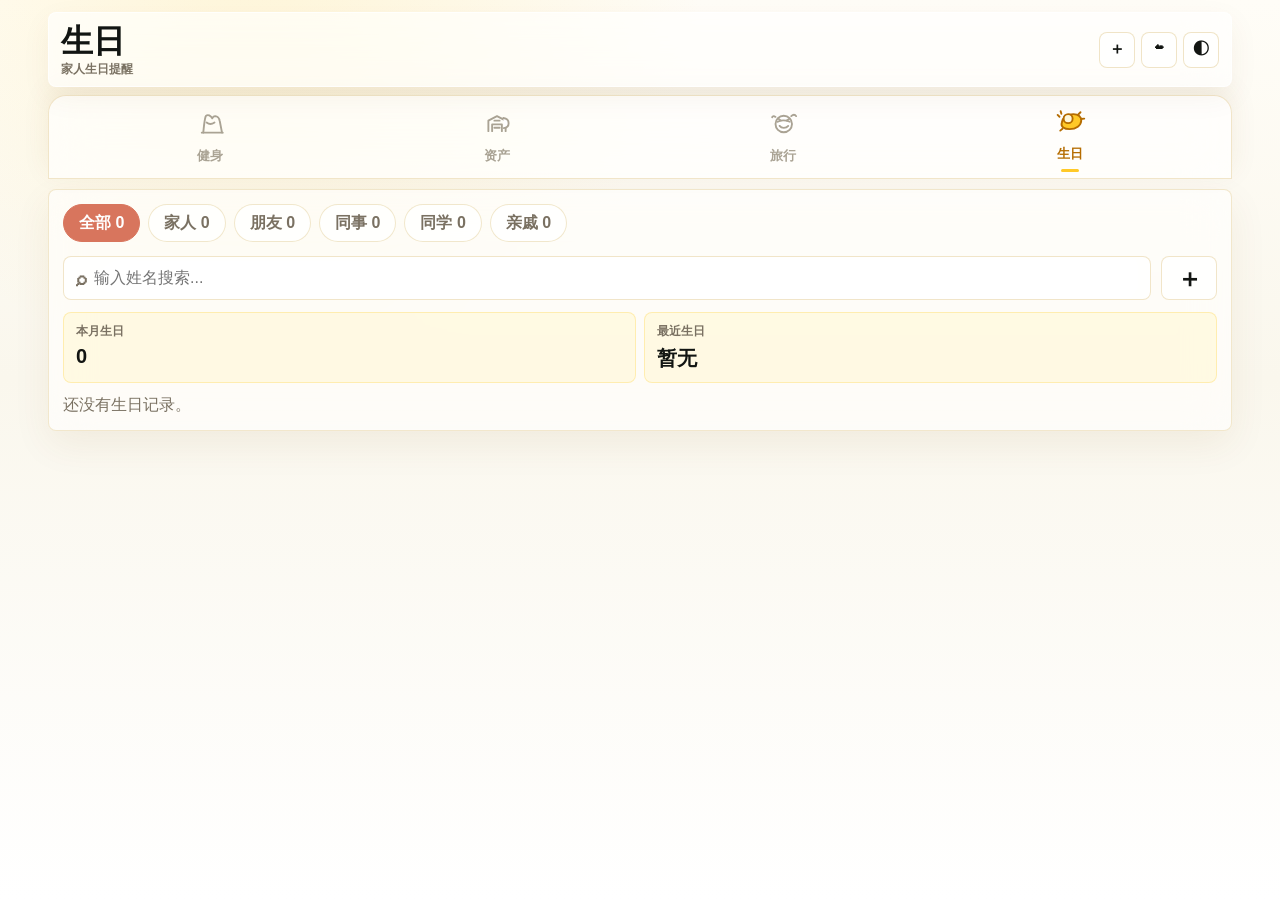
<file: index.html>
<!doctype html>
<html lang="zh-CN">
  <head>
    <meta charset="UTF-8" />
    <meta name="viewport" content="width=device-width, initial-scale=1.0" />
    <title>飞飞子的生活工作台</title>
    <link rel="icon" type="image/png" href="./public/favicon.png" />
    <link rel="manifest" href="./public/manifest.webmanifest" />
    <link rel="apple-touch-icon" href="./public/app-icon-512.png" />
    <meta name="apple-mobile-web-app-capable" content="yes" />
    <meta name="apple-mobile-web-app-title" content="生活工作台" />
    <meta name="apple-mobile-web-app-status-bar-style" content="default" />
    <meta name="theme-color" content="#ffc928" />
    <link rel="stylesheet" href="./styles.css" />
  </head>
  <body>
    <div class="app-shell">
      <header class="app-header">
        <div>
          <h1 id="appHeaderTitle">生日</h1>
          <p class="header-copy" id="appHeaderCopy">家人生日提醒</p>
        </div>
        <div class="header-actions">
          <button class="icon-button" id="installBtn" type="button" title="安装到桌面" aria-label="安装到桌面" hidden>＋</button>
          <button class="icon-button" id="cloudBtn" type="button" title="云端同步" aria-label="云端同步">☁</button>
          <button class="icon-button" id="privacyBtn" type="button" title="隐藏金额" aria-label="隐藏金额">◐</button>
        </div>
      </header>

      <nav class="module-tabs" aria-label="工作台模块">
        <button class="module-tab" type="button" data-view="fitness" aria-selected="false">
          <svg class="tab-icon" viewBox="0 0 80 64" aria-hidden="true">
            <path class="tab-stroke" d="M22 55c2-18 3-32 6-42 1-4 5-6 10-4 4 2 6 4 8 8 2-5 7-7 12-5 5 2 7 6 8 12l6 31" />
            <path class="tab-stroke" d="M18 55h56M31 28c6 5 14 5 21 0" />
          </svg>
          <span class="tab-label">健身</span>
        </button>
        <button class="module-tab" type="button" data-view="assets" aria-selected="false">
          <svg class="tab-icon" viewBox="0 0 80 64" aria-hidden="true">
            <path class="tab-stroke" d="M17 51V23l23-12 23 12v28" />
            <path class="tab-stroke" d="M27 51V33h26v18M33 23h14M33 42h14" />
            <path class="tab-fill-green" d="M57 16c9 1 14 6 14 14 0 7-5 12-13 13" />
          </svg>
          <span class="tab-label">资产</span>
        </button>
        <button class="module-tab" type="button" data-view="travel" aria-selected="false">
          <svg class="tab-icon" viewBox="0 0 80 64" aria-hidden="true">
            <circle class="tab-fill-yellow" cx="42" cy="32" r="22" />
            <path class="tab-stroke" d="M26 26c8-4 22-4 32 0M31 37c5 7 17 7 23 0" />
            <path class="tab-stroke" d="M20 13c-4-3-7-3-9 1M62 11c5-5 10-5 13 0M34 23l-6-5M50 23l7-5" />
          </svg>
          <span class="tab-label">旅行</span>
        </button>
        <button class="module-tab active" type="button" data-view="dashboard" aria-selected="true">
          <svg class="tab-icon" viewBox="0 0 80 64" aria-hidden="true">
            <path class="tab-fill-yellow" d="M18 34c3-15 14-23 31-23 13 0 22 7 21 18-1 12-13 22-31 22-15 0-24-6-21-17Z" />
            <circle class="tab-fill-blue" cx="35" cy="23" r="12" />
            <path class="tab-stroke" d="M12 18 7 13M17 10l-2-7M62 12l6-6M70 24l8-1M20 50l-6 5" />
          </svg>
          <span class="tab-label">生日</span>
        </button>
      </nav>

      <main>
        <section class="view active" id="dashboardView" data-view-panel="dashboard">
          <section class="birthday-workspace">
            <article class="birthday-home-panel">
              <div class="birthday-filter-row" id="birthdayFilters">
                <button class="birthday-filter active" type="button" data-birthday-filter="all">全部 <span id="birthdayTotalCount">0</span></button>
                <button class="birthday-filter" type="button" data-birthday-filter="家人">家人 <span data-birthday-count="家人">0</span></button>
                <button class="birthday-filter" type="button" data-birthday-filter="朋友">朋友 <span data-birthday-count="朋友">0</span></button>
                <button class="birthday-filter" type="button" data-birthday-filter="同事">同事 <span data-birthday-count="同事">0</span></button>
                <button class="birthday-filter" type="button" data-birthday-filter="同学">同学 <span data-birthday-count="同学">0</span></button>
                <button class="birthday-filter" type="button" data-birthday-filter="亲戚">亲戚 <span data-birthday-count="亲戚">0</span></button>
              </div>
              <div class="birthday-search-row">
                <label class="birthday-search">
                  <span>⌕</span>
                  <input id="birthdaySearch" type="search" placeholder="输入姓名搜索..." />
                </label>
                <button class="birthday-add-button" id="newBirthdayBtn" type="button" aria-label="新增生日">＋</button>
              </div>
              <div class="birthday-summary-strip">
                <div><span>本月生日</span><strong id="birthdayMonthCount">0</strong></div>
                <div><span>最近生日</span><strong id="birthdayNextName">暂无</strong></div>
              </div>
              <div class="birthday-list" id="birthdayList"></div>
            </article>

            <div class="birthday-modal is-collapsed" id="birthdayEditor" aria-hidden="true">
              <article class="panel birthday-editor" role="dialog" aria-modal="true" aria-labelledby="birthdayFormTitle">
                <div class="panel-title">
                  <div>
                    <p class="eyebrow">Birthday</p>
                    <h2 id="birthdayFormTitle">新增生日</h2>
                  </div>
                </div>
                <form id="birthdayForm" class="stack-form">
                  <input id="birthdayId" type="hidden" />
                  <div class="profile-field">
                    <span>*姓名</span>
                    <input id="birthdayName" type="text" placeholder="妈妈" required />
                  </div>
                  <div class="profile-field">
                    <span>*生日日期</span>
                    <input id="birthdayDate" type="date" required />
                  </div>
                  <div class="profile-field">
                    <span>*日期类型</span>
                    <div class="relation-picker">
                      <input id="birthdayCalendar" type="hidden" value="solar" />
                      <button class="relation-chip active" type="button" data-calendar-value="solar">阳历</button>
                      <button class="relation-chip" type="button" data-calendar-value="lunar">阴历</button>
                    </div>
                  </div>
                  <div class="profile-field align-start">
                    <span>*关系</span>
                    <div class="relation-picker">
                      <input id="birthdayRelation" type="hidden" value="家人" />
                      <button class="relation-chip active" type="button" data-relation-value="家人">家人</button>
                      <button class="relation-chip" type="button" data-relation-value="朋友">朋友</button>
                      <button class="relation-chip" type="button" data-relation-value="同事">同事</button>
                      <button class="relation-chip" type="button" data-relation-value="同学">同学</button>
                      <button class="relation-chip" type="button" data-relation-value="亲戚">亲戚</button>
                      <button class="relation-chip" type="button" data-relation-value="伴侣">伴侣</button>
                    </div>
                  </div>
                  <div class="profile-field">
                    <span>备注</span>
                    <input id="birthdayNote" type="text" placeholder="喜欢的礼物、美食、忌口等" />
                  </div>
                  <div class="button-row">
                    <button class="secondary-button" id="cancelBirthdayBtn" type="button">取消</button>
                    <button class="primary-button" type="submit">保存</button>
                  </div>
                </form>
              </article>
            </div>

            <div class="cloud-modal is-collapsed" id="cloudSyncPanel" aria-hidden="true">
              <article class="panel cloud-dialog" role="dialog" aria-modal="true" aria-labelledby="cloudSyncTitle">
                <div class="panel-title">
                  <div>
                    <p class="eyebrow">Cloud</p>
                    <h2 id="cloudSyncTitle">云端保存</h2>
                  </div>
                </div>
                <div class="stack-form">
                  <label>同步地址<input id="cloudSyncUrl" type="url" placeholder="Google 同步地址" /></label>
                  <div class="sync-actions">
                    <button class="primary-button" id="saveCloudUrlBtn" type="button">保存地址</button>
                    <button class="secondary-button" id="uploadCloudBtn" type="button">上传</button>
                    <button class="secondary-button" id="restoreCloudBtn" type="button">恢复</button>
                  </div>
                  <button class="secondary-button" id="closeCloudSyncBtn" type="button">关闭</button>
                  <div class="muted" id="cloudSyncStatus">未配置</div>
                </div>
              </article>
            </div>
          </section>
        </section>

        <section class="view" id="fitnessView" data-view-panel="fitness">
          <div class="section-head">
            <div>
              <h2>健身</h2>
            </div>
          </div>
          <section class="single-column">
            <section class="content-stack">
              <div class="metric-row">
                <article class="metric-card"><span>当月锻炼天数</span><strong id="fitMonthDays">0</strong></article>
                <article class="metric-card"><span>本周锻炼天数</span><strong id="fitWeekCount">0</strong></article>
                <article class="metric-card"><span>本月爱爱</span><strong id="fitLoveCount">0</strong></article>
              </div>
              <article class="panel fitness-panel">
                <div class="panel-title calendar-title-row">
                  <div>
                    <h3 id="fitnessMonthTitle">训练日历</h3>
                  </div>
                  <div class="calendar-actions">
                    <button class="icon-button small" id="prevFitnessMonth" type="button" aria-label="上个月">‹</button>
                    <button class="icon-button small" id="todayFitnessMonth" type="button" aria-label="回到今天">今</button>
                    <button class="icon-button small" id="nextFitnessMonth" type="button" aria-label="下个月">›</button>
                  </div>
                </div>
                <div class="selected-day-toolbar">
                  <strong id="selectedQuickTitle">今天</strong>
                  <div class="quick-actions">
                    <button class="quick-action" id="toggleWorkoutBtn" type="button">标记健身</button>
                    <button class="quick-action love" id="toggleLoveBtn" type="button">标记爱爱</button>
                  </div>
                </div>
                <div class="fitness-calendar" aria-label="训练日历">
                  <div class="calendar-weekdays">
                    <span>一</span>
                    <span>二</span>
                    <span>三</span>
                    <span>四</span>
                    <span>五</span>
                    <span>六</span>
                    <span>日</span>
                  </div>
                  <div class="calendar-grid" id="fitnessCalendar"></div>
                </div>
              </article>
              <article class="panel">
                <div class="panel-title">
                  <h3 id="selectedWorkoutTitle">当天状态</h3>
                  <button class="text-button" id="clearWorkoutsBtn" type="button">清空记录</button>
                </div>
                <div class="log-list" id="selectedWorkoutList"></div>
              </article>
            </section>
          </section>
        </section>

        <section class="view" id="assetsView" data-view-panel="assets">
          <div class="section-head">
            <div>
              <p class="eyebrow">Monthly money</p>
              <h2>资产：记录每月家庭收入、支出和余额</h2>
            </div>
          </div>
          <section class="asset-layout">
            <aside class="panel form-panel">
              <h3>本月家庭快照</h3>
              <form id="assetForm" class="stack-form">
                <label>月份<input id="assetMonth" type="month" required /></label>
                <div class="field-grid">
                  <label>家庭收入<input id="monthlyIncome" type="number" min="0" placeholder="0" /></label>
                  <label>总支出<input id="monthlyExpense" type="number" min="0" placeholder="0" /></label>
                </div>
                <div class="field-grid">
                  <label>家庭余额<input id="familyBalance" type="number" min="0" placeholder="0" /></label>
                  <label>公积金余额<input id="housingFund" type="number" min="0" placeholder="0" /></label>
                </div>
                <div class="field-grid">
                  <label>负债<input id="monthlyDebt" type="number" min="0" placeholder="0" /></label>
                  <label>理财<input id="investmentBalance" type="number" min="0" placeholder="0" /></label>
                </div>
                <button class="primary-button" type="submit">保存这个月</button>
              </form>
            </aside>
            <section class="content-stack">
              <div class="metric-row">
                <article class="metric-card"><span>本月结余</span><strong class="money-text" id="monthlySurplus">¥0</strong></article>
                <article class="metric-card"><span>家庭总余额</span><strong class="money-text" id="totalBalance">¥0</strong></article>
                <article class="metric-card"><span>净资产</span><strong class="money-text" id="netWorth">¥0</strong></article>
              </div>
              <article class="panel">
                <div class="panel-title">
                  <h3>月度记录</h3>
                  <select id="snapshotMonthFilter" aria-label="查看月份"></select>
                </div>
                <div class="snapshot-grid" id="snapshotGrid"></div>
              </article>
              <article class="panel">
                <div class="panel-title">
                  <h3>近几个月变化</h3>
                </div>
                <div class="asset-bars" id="monthlyTrend"></div>
              </article>
            </section>
          </section>
        </section>

        <section class="view" id="travelView" data-view-panel="travel">
          <div class="section-head">
            <div>
              <p class="eyebrow">Travel timeline</p>
              <h2>旅游：成本、攻略、照片和回忆</h2>
            </div>
            <button class="primary-button compact-button" id="newTripBtn" type="button">新建旅行</button>
          </div>
          <section class="two-column">
            <aside class="panel form-panel is-collapsed" id="tripEditor">
              <h3 id="tripFormTitle">记录一次旅行</h3>
              <form id="tripForm" class="stack-form">
                <input id="tripId" type="hidden" />
                <label>目的地<input id="destination" placeholder="京都、阿勒泰、巴黎" required /></label>
                <div class="field-grid">
                  <label>出发<input id="startDate" type="date" required /></label>
                  <label>回来<input id="endDate" type="date" required /></label>
                </div>
                <div class="field-grid">
                  <label>预算<input id="budget" type="number" min="0" /></label>
                  <label>实际花费<input id="cost" type="number" min="0" required /></label>
                </div>
                <label>成员<input id="companions" placeholder="妈妈、朋友们、自己" /></label>
                <label>攻略<textarea id="guide" rows="3" placeholder="路线、酒店、交通、餐厅、避坑点"></textarea></label>
                <label>回忆<textarea id="memory" rows="3" placeholder="这一趟最想记住的瞬间"></textarea></label>
                <label class="photo-drop">
                  <input id="photos" type="file" accept="image/*" multiple hidden />
                  <span>添加照片</span>
                  <small>照片会保存在本机浏览器数据里</small>
                </label>
                <div id="photoPreview" class="photo-grid"></div>
                <div class="button-row">
                  <button class="primary-button" type="submit">保存旅行</button>
                  <button class="secondary-button" id="resetTripBtn" type="button">清空</button>
                  <button class="secondary-button" id="closeTripBtn" type="button">收起</button>
                </div>
              </form>
            </aside>
            <section class="content-stack">
              <div class="metric-row">
                <article class="metric-card"><span>年度旅行次数</span><strong id="travelYearCount">0</strong></article>
                <article class="metric-card"><span>年度旅行费用</span><strong class="money-text" id="travelYearTotal">¥0</strong></article>
                <article class="metric-card"><span>全部旅行次数</span><strong id="travelCount">0</strong></article>
              </div>
              <article class="panel">
                <div class="panel-title">
                  <h3>年度旅行成本</h3>
                  <select id="travelYearFilter" aria-label="筛选旅行年份"><option value="all">全部年份</option></select>
                </div>
                <div id="travelYearChart" class="asset-bars"></div>
              </article>
              <article class="panel">
                <div class="panel-title">
                  <h3>旅行时间线</h3>
                  <input class="inline-search" id="travelSearch" type="search" placeholder="搜索目的地、攻略、回忆" />
                </div>
                <div class="timeline" id="timeline"></div>
              </article>
            </section>
          </section>
        </section>
      </main>
    </div>

    <div class="toast" id="toast" role="status" aria-live="polite"></div>
    <script src="./app.js" type="module"></script>
  </body>
</html>
</file>
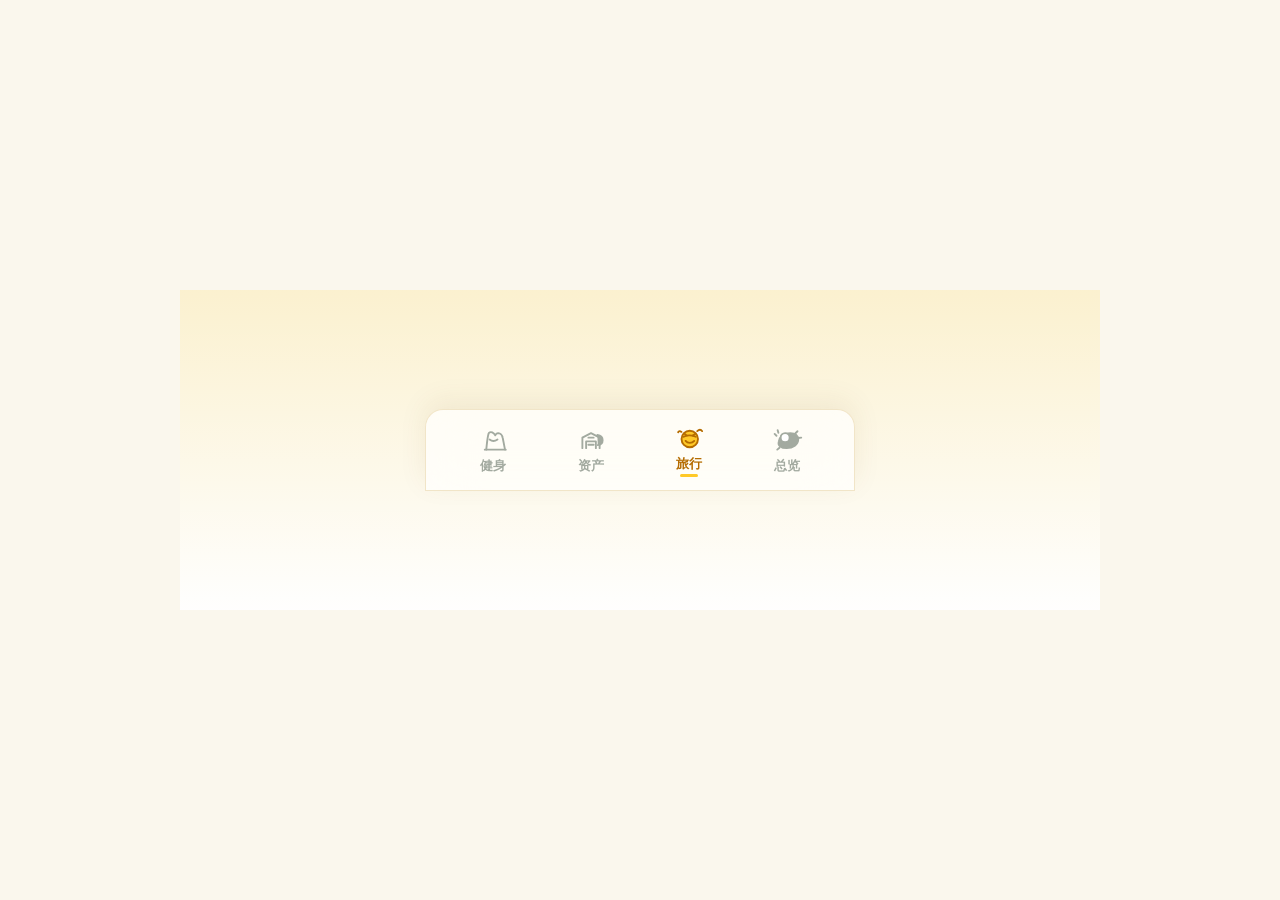
<file: bottom-nav-preview.html>
<!doctype html>
<html lang="zh-CN">
  <head>
    <meta charset="UTF-8" />
    <meta name="viewport" content="width=device-width, initial-scale=1.0" />
    <title>底部导航预览</title>
    <style>
      * {
        box-sizing: border-box;
      }

      body {
        align-items: center;
        background: #faf7ed;
        color: #171c17;
        display: flex;
        font-family: -apple-system, BlinkMacSystemFont, "PingFang SC", "Microsoft YaHei", sans-serif;
        justify-content: center;
        margin: 0;
        min-height: 100vh;
      }

      .preview {
        align-items: center;
        background:
          linear-gradient(180deg, rgba(255, 216, 88, 0.2), rgba(255, 255, 255, 0.92)),
          #faf7ed;
        display: flex;
        height: 320px;
        justify-content: center;
        padding: 28px;
        width: min(920px, 100vw);
      }

      .bottom-nav {
        align-items: center;
        background: rgba(255, 255, 255, 0.72);
        backdrop-filter: blur(24px) saturate(1.35);
        border: 1px solid rgba(238, 224, 190, 0.82);
        border-radius: 18px 18px 0 0;
        box-shadow: 0 -8px 28px rgba(113, 76, 0, 0.08);
        display: grid;
        grid-template-columns: repeat(4, 1fr);
        min-height: 82px;
        padding: 9px 18px 11px;
        width: min(430px, 100%);
      }

      .nav-item {
        align-items: center;
        color: #a3aaa0;
        display: grid;
        font-size: 13px;
        font-weight: 900;
        gap: 4px;
        justify-items: center;
        line-height: 1;
        position: relative;
        transition: color 0.18s ease, transform 0.18s ease;
      }

      .nav-item.active {
        color: #b56c00;
        transform: translateY(-2px);
      }

      .nav-item.active::after {
        background: #ffc928;
        border: 0;
        border-radius: 999px;
        bottom: -7px;
        content: "";
        height: 3px;
        position: absolute;
        width: 18px;
      }

      .nav-item svg {
        height: 28px;
        overflow: visible;
        width: 30px;
      }

      .stroke {
        fill: none;
        stroke: currentColor;
        stroke-linecap: round;
        stroke-linejoin: round;
        stroke-width: 5;
      }

      .fill-yellow {
        fill: currentColor;
        stroke: currentColor;
        stroke-linecap: round;
        stroke-linejoin: round;
        stroke-width: 5;
      }

      .fill-blue {
        fill: #ffffff;
        stroke: currentColor;
        stroke-linecap: round;
        stroke-linejoin: round;
        stroke-width: 5;
      }

      .fill-green {
        fill: currentColor;
        stroke: currentColor;
        stroke-linecap: round;
        stroke-linejoin: round;
        stroke-width: 5;
      }

      .muted {
        color: #a3aaa0;
      }

      .active .fill-yellow {
        fill: #ffc928;
        stroke: #b56c00;
      }

      .active .fill-blue {
        fill: #fff8db;
        stroke: #b56c00;
      }

      .active .fill-green {
        fill: #ffc928;
        stroke: #b56c00;
      }

      @media (max-width: 520px) {
        .preview {
          height: 220px;
          padding: 18px;
        }

        .bottom-nav {
          min-height: 78px;
          padding: 9px 14px 11px;
        }

        .nav-item {
          font-size: 12px;
          gap: 5px;
        }

        .nav-item.active::after {
          bottom: -6px;
          height: 3px;
          width: 16px;
        }

        .nav-item svg {
          height: 27px;
          width: 30px;
        }
      }
    </style>
  </head>
  <body>
    <main class="preview">
      <nav class="bottom-nav" aria-label="底部导航预览">
        <div class="nav-item muted">
          <svg viewBox="0 0 80 64" aria-hidden="true">
            <path class="stroke" d="M22 55c2-18 3-32 6-42 1-4 5-6 10-4 4 2 6 4 8 8 2-5 7-7 12-5 5 2 7 6 8 12l6 31" />
            <path class="stroke" d="M18 55h56M31 28c6 5 14 5 21 0" />
          </svg>
          <span>健身</span>
        </div>
        <div class="nav-item muted">
          <svg viewBox="0 0 80 64" aria-hidden="true">
            <path class="stroke" d="M17 51V23l23-12 23 12v28" />
            <path class="stroke" d="M27 51V33h26v18M33 23h14M33 42h14" />
            <path class="fill-green" d="M57 16c9 1 14 6 14 14 0 7-5 12-13 13" />
          </svg>
          <span>资产</span>
        </div>
        <div class="nav-item active">
          <svg viewBox="0 0 80 64" aria-hidden="true">
            <circle class="fill-yellow" cx="42" cy="32" r="22" />
            <path class="stroke" d="M26 26c8-4 22-4 32 0M31 37c5 7 17 7 23 0" />
            <path class="stroke" d="M20 13c-4-3-7-3-9 1M62 11c5-5 10-5 13 0M34 23l-6-5M50 23l7-5" />
          </svg>
          <span>旅行</span>
        </div>
        <div class="nav-item muted">
          <svg viewBox="0 0 80 64" aria-hidden="true">
            <path class="fill-yellow" d="M18 34c3-15 14-23 31-23 13 0 22 7 21 18-1 12-13 22-31 22-15 0-24-6-21-17Z" />
            <circle class="fill-blue" cx="35" cy="23" r="12" />
            <path class="stroke" d="M12 18 7 13M17 10l-2-7M62 12l6-6M70 24l8-1M20 50l-6 5" />
          </svg>
          <span>总览</span>
        </div>
      </nav>
    </main>
  </body>
</html>
</file>
<file: styles.css>
:root {
  --bg: #faf7ed;
  --paper: #ffffff;
  --paper-2: rgba(255, 255, 255, 0.66);
  --ink: #121512;
  --muted: #7a7162;
  --line: rgba(238, 224, 190, 0.82);
  --green: #ffc928;
  --green-deep: #b56c00;
  --green-2: rgba(255, 242, 189, 0.72);
  --mint: rgba(255, 234, 160, 0.62);
  --blue: #f2a900;
  --blue-2: #fff4cf;
  --gold: #f2b400;
  --gold-2: #fff4c2;
  --red: #df6d61;
  --red-2: #fff0ed;
  --shadow: 0 14px 38px rgba(113, 76, 0, 0.07);
  font-family: -apple-system, BlinkMacSystemFont, "Segoe UI", "PingFang SC", "Hiragino Sans GB", "Microsoft YaHei", sans-serif;
}

* {
  box-sizing: border-box;
}

body {
  background:
    radial-gradient(circle at 20% -8%, rgba(255, 216, 88, 0.2), transparent 32%),
    linear-gradient(180deg, #fffdf7 0%, var(--bg) 42%, #ffffff 100%);
  color: var(--ink);
  margin: 0;
}

button,
input,
textarea,
select {
  font: inherit;
}

button {
  cursor: pointer;
}

.app-shell {
  margin: 0 auto;
  max-width: 1480px;
  min-height: 100vh;
  padding: 12px clamp(14px, 4vw, 48px) 56px;
}

.app-header {
  align-items: center;
  background: rgba(255, 255, 255, 0.66);
  backdrop-filter: blur(22px) saturate(1.35);
  border: 1px solid rgba(255, 255, 255, 0.72);
  border-radius: 8px;
  box-shadow: 0 10px 30px rgba(113, 76, 0, 0.06);
  display: flex;
  gap: 12px;
  justify-content: space-between;
  margin-bottom: 8px;
  overflow: hidden;
  padding: 10px 12px;
  position: sticky;
  top: 8px;
  z-index: 12;
}

.eyebrow {
  color: var(--green-deep);
  font-size: 12px;
  font-weight: 900;
  letter-spacing: 0;
  margin: 0 0 7px;
  text-transform: uppercase;
}

h1,
h2,
h3,
p {
  margin-top: 0;
}

h1 {
  font-size: clamp(22px, 3vw, 32px);
  letter-spacing: 0;
  line-height: 1.15;
  margin-bottom: 2px;
}

h2 {
  font-size: clamp(20px, 2.5vw, 30px);
  letter-spacing: 0;
  line-height: 1.15;
}

h3 {
  font-size: 18px;
  margin-bottom: 14px;
}

.header-copy {
  color: var(--muted);
  font-size: 12px;
  font-weight: 800;
  line-height: 1.2;
  margin-bottom: 0;
}

.header-actions,
.button-row {
  display: flex;
  gap: 6px;
  position: relative;
  z-index: 1;
}

.icon-button {
  align-items: center;
  background: rgba(255, 255, 255, 0.68);
  backdrop-filter: blur(18px) saturate(1.25);
  border: 1px solid rgba(238, 224, 190, 0.85);
  border-radius: 8px;
  color: var(--ink);
  display: inline-flex;
  font-weight: 900;
  height: 36px;
  justify-content: center;
  position: relative;
  width: 36px;
  z-index: 1;
}

.icon-button.small {
  box-shadow: none;
  height: 34px;
  width: 34px;
}

.module-tabs {
  background: rgba(255, 255, 255, 0.72);
  border: 1px solid var(--line);
  border-radius: 18px 18px 0 0;
  box-shadow: 0 -8px 28px rgba(113, 76, 0, 0.08);
  backdrop-filter: blur(24px) saturate(1.35);
  display: grid;
  gap: 0;
  grid-template-columns: repeat(4, 1fr);
  margin-bottom: 10px;
  padding: 9px 18px 11px;
  position: sticky;
  top: 10px;
  z-index: 10;
}

.module-tab {
  align-items: center;
  background: transparent !important;
  border: 0;
  color: #aaa394;
  display: grid;
  gap: 4px;
  font-weight: 900;
  justify-items: center;
  min-height: 62px;
  position: relative;
  transition: color 0.18s ease, transform 0.18s ease;
}

.module-tab:active {
  transform: scale(0.98);
}

.module-tab.active,
.module-tab[aria-selected="true"] {
  background: transparent !important;
  color: var(--green-deep);
  transform: translateY(-2px);
}

.module-tab.active .tab-label,
.module-tab[aria-selected="true"] .tab-label {
  color: var(--green-deep);
}

.module-tab.active::after,
.module-tab[aria-selected="true"]::after {
  background: var(--green);
  border: 0;
  border-radius: 999px;
  bottom: -7px;
  content: "";
  height: 3px;
  position: absolute;
  width: 18px;
}

.tab-icon {
  height: 28px;
  overflow: visible;
  width: 30px;
}

.tab-label {
  font-size: 13px;
  line-height: 1;
}

.tab-stroke,
.tab-fill-yellow,
.tab-fill-blue,
.tab-fill-green {
  stroke: currentColor;
  stroke-linecap: round;
  stroke-linejoin: round;
  stroke-width: 5;
}

.tab-stroke {
  fill: none;
}

.tab-fill-yellow,
.tab-fill-blue,
.tab-fill-green {
  fill: #fff;
}

.module-tab.active .tab-stroke,
.module-tab[aria-selected="true"] .tab-stroke {
  stroke: var(--green-deep);
}

.module-tab.active .tab-fill-yellow,
.module-tab[aria-selected="true"] .tab-fill-yellow {
  fill: var(--green);
  stroke: var(--green-deep);
}

.module-tab.active .tab-fill-blue,
.module-tab[aria-selected="true"] .tab-fill-blue {
  fill: #fff8db;
  stroke: var(--green-deep);
}

.module-tab.active .tab-fill-green,
.module-tab[aria-selected="true"] .tab-fill-green {
  fill: var(--green);
  stroke: var(--green-deep);
}

.module-tab:not(.active)[aria-selected="false"] .tab-fill-yellow,
.module-tab:not(.active)[aria-selected="false"] .tab-fill-blue,
.module-tab:not(.active)[aria-selected="false"] .tab-fill-green {
  fill: #fff;
  stroke: #aaa394;
}

.module-tab:not(.active)[aria-selected="false"] .tab-stroke {
  stroke: #aaa394;
}

.module-tab:not(.active)[aria-selected="false"] .tab-label {
  color: #aaa394;
}

.view {
  display: none;
}

.view.active {
  display: block;
}

.hero-grid,
.dashboard-grid,
.metric-row {
  display: grid;
  gap: 10px;
}

.hero-grid {
  grid-template-columns: 1.25fr 1fr 1fr;
  margin-bottom: 10px;
}

.dashboard-grid {
  grid-template-columns: 1fr 1fr;
}

.birthday-workspace {
  display: grid;
  gap: 12px;
}

.birthday-home-panel {
  background: rgba(255, 255, 255, 0.62);
  backdrop-filter: blur(22px) saturate(1.25);
  border: 1px solid rgba(238, 224, 190, 0.76);
  border-radius: 8px;
  box-shadow: var(--shadow);
  display: grid;
  gap: 12px;
  overflow: hidden;
  padding: 14px;
  position: relative;
}

.birthday-filter-row {
  display: flex;
  gap: 8px;
  overflow-x: auto;
  padding-bottom: 2px;
  scrollbar-width: none;
}

.birthday-filter-row::-webkit-scrollbar {
  display: none;
}

.birthday-filter {
  background: rgba(255, 255, 255, 0.78);
  border: 1px solid rgba(238, 224, 190, 0.78);
  border-radius: 999px;
  color: var(--muted);
  flex: 0 0 auto;
  font-weight: 900;
  min-height: 38px;
  padding: 0 15px;
}

.birthday-filter.active {
  background: #d8755d;
  border-color: #d8755d;
  color: white;
}

.birthday-search-row {
  display: grid;
  gap: 10px;
  grid-template-columns: minmax(0, 1fr) 56px;
}

.birthday-search {
  align-items: center;
  background: rgba(255, 255, 255, 0.8);
  border: 1px solid rgba(238, 224, 190, 0.82);
  border-radius: 8px;
  display: flex;
  gap: 8px;
  padding: 0 12px;
}

.birthday-search span {
  color: var(--muted);
  font-size: 20px;
  font-weight: 900;
}

.birthday-search input {
  background: transparent;
  border: 0;
  box-shadow: none;
  flex: 1;
  min-width: 0;
  padding-inline: 0;
}

.birthday-add-button {
  align-items: center;
  background: rgba(255, 255, 255, 0.82);
  border: 1px solid rgba(238, 224, 190, 0.82);
  border-radius: 8px;
  color: var(--ink);
  display: flex;
  font-size: 25px;
  font-weight: 900;
  justify-content: center;
  min-height: 44px;
}

.birthday-summary-strip {
  display: grid;
  gap: 8px;
  grid-template-columns: repeat(2, minmax(0, 1fr));
}

.birthday-summary-strip div {
  background: rgba(255, 248, 219, 0.7);
  border: 1px solid rgba(255, 201, 40, 0.28);
  border-radius: 8px;
  padding: 10px 12px;
}

.birthday-summary-strip span {
  color: var(--muted);
  display: block;
  font-size: 12px;
  font-weight: 900;
  margin-bottom: 5px;
}

.birthday-summary-strip strong {
  display: block;
  font-size: 20px;
  overflow: hidden;
  text-overflow: ellipsis;
  white-space: nowrap;
}

.hero-card,
.panel,
.metric-card {
  background: rgba(255, 255, 255, 0.7);
  backdrop-filter: blur(20px) saturate(1.25);
  border: 1px solid var(--line);
  border-radius: 8px;
  box-shadow: var(--shadow);
}

.hero-card,
.panel {
  transition: transform 0.18s ease, box-shadow 0.18s ease;
}

.hero-card:hover,
.panel:hover {
  box-shadow: 0 18px 46px rgba(113, 76, 0, 0.09);
}

.hero-card {
  min-height: 146px;
  padding: 16px;
  position: relative;
}

.hero-card:not(.asset-hero)::before {
  background: var(--mint);
  border-radius: 999px;
  content: "";
  height: 58px;
  position: absolute;
  right: 18px;
  top: 18px;
  width: 58px;
  z-index: 0;
}

.hero-card > * {
  position: relative;
  z-index: 1;
}

.asset-hero {
  background:
    linear-gradient(135deg, rgba(18, 21, 18, 0.95), rgba(181, 108, 0, 0.86)),
    #121512;
  color: white;
  position: relative;
  overflow: hidden;
}

.asset-hero::after {
  background: rgba(255, 222, 106, 0.18);
  border-radius: 999px;
  bottom: -72px;
  content: "";
  height: 170px;
  position: absolute;
  right: -58px;
  width: 170px;
}

.asset-hero .eyebrow,
.asset-hero .hero-meta {
  color: #ffe68a;
}

.hero-number {
  display: block;
  font-size: clamp(28px, 3.6vw, 46px);
  line-height: 1;
  margin: 14px 0;
  overflow-wrap: anywhere;
}

.hero-meta {
  color: var(--muted);
  display: flex;
  flex-wrap: wrap;
  gap: 8px 14px;
}

.mini-progress {
  background: rgba(255, 242, 207, 0.88);
  border-radius: 999px;
  height: 12px;
  margin-top: 28px;
  overflow: hidden;
}

.mini-progress span {
  background: var(--green);
  display: block;
  height: 100%;
  width: 0%;
}

.panel {
  padding: 16px;
}

.panel-title,
.section-head {
  align-items: center;
  display: flex;
  gap: 12px;
  justify-content: space-between;
}

.section-head {
  margin: 14px 0 10px;
}

.section-head h2,
.panel-title h3 {
  margin-bottom: 0;
}

.two-column,
.asset-layout {
  display: grid;
  gap: 18px;
  grid-template-columns: minmax(310px, 410px) minmax(0, 1fr);
}

.single-column {
  display: grid;
  gap: 18px;
}

.content-stack {
  display: grid;
  gap: 10px;
}

.form-panel {
  align-self: start;
  position: sticky;
  top: 78px;
}

.stack-form {
  display: grid;
  gap: 13px;
}

.stack-form label {
  color: var(--muted);
  display: grid;
  font-size: 13px;
  font-weight: 800;
  gap: 7px;
}

.field-grid {
  display: grid;
  gap: 12px;
  grid-template-columns: 1fr 1fr;
}

input,
textarea,
select {
  background: rgba(255, 255, 255, 0.72);
  backdrop-filter: blur(16px);
  border: 1px solid var(--line);
  border-radius: 8px;
  color: var(--ink);
  outline: 0;
}

input,
select {
  min-height: 42px;
  padding: 0 12px;
}

select {
  appearance: none;
  background-image: linear-gradient(45deg, transparent 50%, var(--muted) 50%), linear-gradient(135deg, var(--muted) 50%, transparent 50%);
  background-position: calc(100% - 17px) 18px, calc(100% - 12px) 18px;
  background-repeat: no-repeat;
  background-size: 5px 5px;
  padding-right: 34px;
}

textarea {
  line-height: 1.55;
  padding: 11px 12px;
  resize: vertical;
}

input:focus,
textarea:focus,
select:focus {
  border-color: var(--green);
  box-shadow: 0 0 0 3px rgba(255, 201, 40, 0.18);
}

.primary-button,
.secondary-button {
  border-radius: 8px;
  font-weight: 900;
  min-height: 44px;
  padding: 0 15px;
  transition: transform 0.18s ease, filter 0.18s ease;
}

.primary-button:active,
.secondary-button:active,
.icon-button:active,
.calendar-cell:active {
  transform: scale(0.98);
}

.primary-button {
  background: var(--green);
  border: 1px solid var(--green);
  color: var(--ink);
}

.secondary-button {
  background: transparent;
  border: 1px solid var(--line);
  color: var(--ink);
}

.sync-actions {
  display: grid;
  gap: 8px;
  grid-template-columns: 1.2fr 1fr 1fr;
}

.text-button {
  background: transparent;
  border: 0;
  color: var(--green-deep);
  font-weight: 900;
  padding: 4px 0;
}

.metric-row {
  grid-template-columns: repeat(3, minmax(0, 1fr));
}

.metric-card {
  box-shadow: none;
  padding: 18px;
  position: relative;
  overflow: hidden;
}

.metric-card::after {
  background: var(--green-2);
  border-radius: 999px;
  content: "";
  height: 42px;
  position: absolute;
  right: -12px;
  top: -16px;
  width: 42px;
}

.metric-card span {
  color: var(--muted);
  display: block;
  font-size: 13px;
  font-weight: 800;
  margin-bottom: 8px;
}

.metric-card strong {
  display: block;
  font-size: clamp(22px, 3vw, 32px);
  overflow-wrap: anywhere;
}

.focus-list,
.signal-list,
.birthday-list,
.log-list,
.timeline,
.asset-bars,
.change-grid {
  display: grid;
  gap: 10px;
}

.focus-item,
.signal-item,
.birthday-card,
.log-item,
.asset-bar,
.change-card {
  background: var(--paper-2);
  backdrop-filter: blur(18px) saturate(1.2);
  border: 1px solid rgba(238, 224, 190, 0.76);
  border-radius: 8px;
  padding: 14px;
}

.focus-item {
  align-items: center;
  display: grid;
  gap: 12px;
  grid-template-columns: 42px 1fr;
}

.focus-icon {
  align-items: center;
  background: var(--green-2);
  border-radius: 8px;
  color: var(--green-deep);
  display: flex;
  font-weight: 900;
  height: 42px;
  justify-content: center;
}

.signal-item,
.log-item {
  align-items: start;
  display: flex;
  gap: 14px;
  justify-content: space-between;
}

.birthday-card {
  border: 1px solid rgba(238, 224, 190, 0.76);
  color: var(--ink);
  display: grid;
  gap: 10px;
  text-align: left;
  width: 100%;
}

.birthday-card:active {
  transform: scale(0.99);
}

.birthday-body {
  min-width: 0;
}

.birthday-top {
  align-items: start;
  display: flex;
  gap: 12px;
  justify-content: space-between;
}

.birthday-top h3 {
  font-size: 19px;
  line-height: 1.2;
  margin-bottom: 8px;
}

.birthday-top h3 span {
  background: #ffe6ef;
  border-radius: 6px;
  color: #d65087;
  display: inline-block;
  font-size: 12px;
  margin-left: 6px;
  padding: 3px 6px;
  vertical-align: middle;
}

.birthday-countdown {
  color: #d8755d;
  display: flex;
  gap: 2px;
  white-space: nowrap;
}

.birthday-countdown strong {
  font-size: 31px;
  line-height: 0.95;
}

.birthday-countdown span {
  align-self: end;
  font-size: 13px;
  font-weight: 900;
  padding-bottom: 2px;
}

.birthday-modal,
.cloud-modal {
  align-items: end;
  background: rgba(18, 21, 18, 0.36);
  backdrop-filter: blur(12px);
  display: flex;
  inset: 0;
  justify-content: center;
  padding: 18px;
  position: fixed;
  z-index: 80;
}

.birthday-editor,
.cloud-dialog {
  background: rgba(255, 250, 244, 0.84);
  max-height: min(82vh, 720px);
  max-width: 560px;
  overflow-y: auto;
  width: 100%;
}

.profile-field {
  align-items: center;
  border-bottom: 1px solid rgba(238, 224, 190, 0.72);
  display: grid;
  gap: 12px;
  grid-template-columns: 96px minmax(0, 1fr);
  padding: 4px 0 14px;
}

.profile-field.align-start {
  align-items: start;
}

.profile-field > span {
  color: var(--ink);
  font-weight: 900;
}

.profile-field input {
  text-align: right;
}

.relation-picker {
  display: flex;
  flex-wrap: wrap;
  gap: 9px;
  justify-content: flex-end;
}

.relation-chip {
  background: rgba(255, 255, 255, 0.72);
  border: 1px solid var(--line);
  border-radius: 8px;
  color: var(--ink);
  font-weight: 900;
  min-height: 38px;
  padding: 0 14px;
}

.relation-chip.active {
  background: #d8755d;
  border-color: #d8755d;
  color: white;
}

.muted {
  color: var(--muted);
}

.calendar-actions {
  display: flex;
  gap: 6px;
  justify-content: flex-end;
  white-space: nowrap;
}

.calendar-title-row {
  align-items: center;
  flex-wrap: nowrap;
}

.calendar-title-row > div:first-child {
  min-width: 0;
}

.calendar-title-row h3 {
  overflow: hidden;
  text-overflow: ellipsis;
  white-space: nowrap;
}

.selected-day-toolbar {
  align-items: center;
  background: rgba(255, 255, 255, 0.48);
  border: 1px solid rgba(238, 224, 190, 0.72);
  border-radius: 8px;
  display: flex;
  gap: 10px;
  justify-content: space-between;
  margin: 10px 0;
  padding: 6px;
}

.selected-day-toolbar strong {
  font-size: 18px;
  line-height: 1.1;
  white-space: nowrap;
}

.quick-actions {
  display: flex;
  gap: 6px;
}

.quick-action {
  background: rgba(255, 255, 255, 0.72);
  border: 1px solid var(--line);
  border-radius: 8px;
  color: var(--green-deep);
  font-size: 13px;
  font-weight: 900;
  min-height: 34px;
  padding: 0 10px;
}

.quick-action.active {
  background: var(--green);
  border-color: var(--green);
  color: var(--ink);
}

.quick-action.love {
  color: #d65087;
}

.quick-action.love.active {
  background: #ff8fbd;
  border-color: #ff8fbd;
  color: white;
}

.fitness-calendar {
  display: grid;
  gap: 10px;
}

.calendar-hint {
  display: none;
}

.calendar-weekdays,
.calendar-grid {
  display: grid;
  gap: 8px;
  grid-template-columns: repeat(7, minmax(0, 1fr));
}

.calendar-weekdays span {
  color: var(--muted);
  font-size: 12px;
  font-weight: 900;
  text-align: center;
}

.calendar-cell {
  aspect-ratio: 1;
  background: rgba(255, 255, 255, 0.64);
  backdrop-filter: blur(14px);
  border: 1px solid rgba(238, 224, 190, 0.74);
  border-radius: 8px;
  color: var(--ink);
  display: grid;
  gap: 3px;
  min-width: 0;
  padding: 8px;
  position: relative;
  text-align: left;
  transition: background 0.18s ease, border-color 0.18s ease, transform 0.18s ease;
}

.calendar-cell.empty {
  background: transparent;
  border-color: transparent;
}

.calendar-cell.trained {
  background: rgba(255, 244, 199, 0.78);
  border-color: rgba(255, 201, 40, 0.62);
}

.calendar-cell.loved:not(.trained) {
  background: rgba(255, 238, 246, 0.78);
  border-color: rgba(246, 120, 168, 0.46);
}

.calendar-cell:not(.trained):hover {
  background: rgba(255, 253, 243, 0.86);
  border-color: var(--green);
}

.calendar-cell.today {
  border-color: var(--gold);
  box-shadow: inset 0 0 0 1px var(--gold);
}

.calendar-cell.selected {
  background: var(--ink);
  color: white;
}

.calendar-cell strong,
.calendar-cell small {
  overflow: hidden;
  text-overflow: ellipsis;
  white-space: nowrap;
}

.calendar-cell strong {
  font-size: 13px;
}

.calendar-marks {
  align-items: center;
  bottom: 8px;
  display: flex;
  gap: 4px;
  left: 8px;
  position: absolute;
}

.calendar-cell .workout-mark,
.calendar-cell .love-mark {
  align-items: center;
  border-radius: 999px;
  display: flex;
  height: 22px;
  justify-content: center;
  width: 22px;
}

.calendar-cell .workout-mark {
  background: var(--green);
  color: white;
  font-size: 12px;
}

.calendar-cell .love-mark {
  background: #ff8fbd;
  color: white;
  font-size: 13px;
}

.calendar-cell small {
  color: inherit;
  font-size: 11px;
  opacity: 0.78;
}

.calendar-cell .tap-copy {
  color: var(--muted);
  opacity: 0;
}

.calendar-cell:hover .tap-copy,
.calendar-cell.selected .tap-copy {
  opacity: 0.82;
}

.calendar-day {
  font-weight: 900;
}

.calendar-cell i {
  background: var(--green-deep);
  border-radius: 999px;
  bottom: 8px;
  height: 5px;
  left: 8px;
  opacity: 0.75;
  position: absolute;
  width: calc(var(--dots) * 9px);
}

.asset-bar-top {
  align-items: center;
  display: flex;
  gap: 12px;
  justify-content: space-between;
  margin-bottom: 10px;
}

.snapshot-grid {
  display: grid;
  gap: 10px;
  grid-template-columns: repeat(3, minmax(0, 1fr));
}

.snapshot-item {
  background: var(--paper-2);
  backdrop-filter: blur(18px) saturate(1.2);
  border: 1px solid rgba(238, 224, 190, 0.76);
  border-radius: 8px;
  padding: 14px;
}

.snapshot-item span {
  color: var(--muted);
  display: block;
  font-size: 13px;
  font-weight: 900;
  margin-bottom: 8px;
}

.snapshot-item strong {
  display: block;
  font-size: 20px;
  overflow-wrap: anywhere;
}

.bar-track {
  background: rgba(255, 242, 207, 0.86);
  border-radius: 999px;
  height: 11px;
  overflow: hidden;
}

.bar-fill {
  background: var(--green);
  height: 100%;
  min-width: 4px;
}

.change-grid {
  grid-template-columns: repeat(4, minmax(0, 1fr));
}

.change-card strong {
  display: block;
  font-size: 21px;
  margin-top: 8px;
}

.photo-drop {
  border: 1px dashed #e6cb84;
  border-radius: 8px;
  cursor: pointer;
  padding: 14px;
}

.photo-drop span {
  color: var(--ink);
}

.photo-grid {
  display: grid;
  gap: 8px;
  grid-template-columns: repeat(auto-fill, minmax(72px, 1fr));
}

.photo-grid img {
  aspect-ratio: 1;
  border-radius: 8px;
  object-fit: cover;
  width: 100%;
}

.inline-search {
  max-width: 260px;
  width: min(45vw, 260px);
}

.trip-card {
  display: grid;
  gap: 14px;
  grid-template-columns: 82px minmax(0, 1fr);
}

.trip-date {
  border-top: 3px solid var(--green);
  color: var(--muted);
  font-weight: 900;
  padding-top: 8px;
}

.trip-date strong {
  color: var(--ink);
  display: block;
  font-size: 24px;
}

.trip-body {
  background: var(--paper-2);
  backdrop-filter: blur(18px) saturate(1.2);
  border: 1px solid rgba(238, 224, 190, 0.76);
  border-radius: 8px;
  padding: 16px;
}

.trip-top {
  align-items: flex-start;
  display: flex;
  gap: 14px;
  justify-content: space-between;
}

.trip-top h3 {
  margin-bottom: 6px;
}

.trip-cost {
  color: var(--green-deep);
  font-size: 22px;
  font-weight: 900;
  white-space: nowrap;
}

.trip-notes {
  color: #404641;
  display: grid;
  gap: 10px;
  grid-template-columns: 1fr 1fr;
  line-height: 1.6;
  margin-top: 14px;
}

.trip-actions {
  display: flex;
  gap: 12px;
  justify-content: flex-end;
  margin-top: 12px;
}

.compact-button {
  min-height: 40px;
  padding-inline: 18px;
}

.is-collapsed {
  display: none;
}

.danger {
  color: var(--red);
}

.toast {
  background: var(--ink);
  border-radius: 8px;
  bottom: 24px;
  color: white;
  left: 50%;
  opacity: 0;
  padding: 11px 16px;
  pointer-events: none;
  position: fixed;
  transform: translate(-50%, 12px);
  transition: 0.2s ease;
  z-index: 20;
}

.toast.show {
  opacity: 1;
  transform: translate(-50%, 0);
}

body.hide-money .money-text {
  color: transparent !important;
  position: relative;
}

body.hide-money .money-text::after {
  color: currentColor;
  color: var(--ink);
  content: "••••";
  left: 0;
  position: absolute;
}

.asset-hero .money-text::after {
  color: white;
}

@media (max-width: 980px) {
  .hero-grid,
  .dashboard-grid,
  .two-column,
  .asset-layout {
    grid-template-columns: 1fr;
  }

  .form-panel {
    position: static;
  }
}

@media (max-width: 640px) {
  .app-shell {
    padding: 8px 10px 96px;
  }

  .app-header {
    padding: 8px 10px;
    top: 0;
  }

  h1 {
    font-size: 20px;
  }

  .header-copy {
    font-size: 11px;
  }

  .header-actions .icon-button {
    height: 32px;
    width: 32px;
  }

  .header-actions {
    gap: 6px;
  }

  .module-tabs {
    border-radius: 18px 18px 0 0;
    bottom: 10px;
    box-shadow: 0 -8px 28px rgba(113, 76, 0, 0.1);
    grid-template-columns: repeat(4, 1fr);
    left: 10px;
    margin-bottom: 0;
    min-height: 70px;
    padding: 7px 10px 9px;
    position: fixed;
    right: 10px;
    top: auto;
    z-index: 30;
  }

  .module-tab {
    gap: 4px;
    min-height: 52px;
  }

  .tab-icon {
    height: 26px;
    width: 30px;
  }

  .tab-label {
    font-size: 12px;
  }

  .section-head h2 {
    font-size: 22px;
  }

  .hero-grid {
    gap: 8px;
    grid-template-columns: repeat(3, minmax(0, 1fr));
  }

  .hero-card {
    min-height: 90px;
    padding: 9px;
  }

  .hero-card .eyebrow {
    font-size: 9px;
    margin-bottom: 4px;
  }

  .hero-card h2 {
    font-size: 12px;
    line-height: 1.2;
  }

  .hero-number {
    font-size: clamp(16px, 5vw, 19px);
    margin: 5px 0;
    white-space: nowrap;
  }

  .hero-meta {
    display: none;
  }

  .mini-progress {
    height: 7px;
    margin-top: 8px;
  }

  .module-tab.active,
  .module-tab[aria-selected="true"] {
    background: transparent !important;
    color: var(--green-deep);
  }

  .module-tab.active::after,
  .module-tab[aria-selected="true"]::after {
    bottom: -5px;
    height: 3px;
    width: 16px;
  }

  .field-grid,
  .change-grid,
  .snapshot-grid,
  .trip-card,
  .trip-notes {
    grid-template-columns: 1fr;
  }

  .metric-row {
    grid-template-columns: repeat(3, minmax(0, 1fr));
  }

  .metric-card {
    padding: 12px;
  }

  .metric-card span {
    font-size: 11px;
    margin-bottom: 6px;
  }

  .metric-card strong {
    font-size: 19px;
  }

  .snapshot-grid {
    grid-template-columns: repeat(2, minmax(0, 1fr));
  }

  .snapshot-item {
    padding: 12px;
  }

  .snapshot-item strong {
    font-size: 17px;
  }

  .birthday-card {
    gap: 10px;
    padding: 12px;
  }

  .birthday-home-panel {
    padding: 12px;
  }

  .birthday-filter {
    min-height: 34px;
    padding: 0 13px;
  }

  .birthday-search-row {
    grid-template-columns: minmax(0, 1fr) 54px;
  }

  .birthday-add-button {
    min-height: 42px;
  }

  .birthday-summary-strip strong {
    font-size: 18px;
  }

  .birthday-top {
    align-items: start;
    display: flex;
    gap: 10px;
  }

  .birthday-top h3 {
    font-size: 18px;
  }

  .birthday-countdown strong {
    font-size: 28px;
  }

  .birthday-modal {
    padding: 10px;
  }

  .profile-field {
    gap: 10px;
    grid-template-columns: 82px minmax(0, 1fr);
  }

  .relation-picker {
    gap: 8px;
  }

  .relation-chip {
    min-height: 36px;
    padding: 0 12px;
  }

  .calendar-weekdays,
  .calendar-grid {
    gap: 5px;
  }

  .fitness-panel {
    padding: 12px;
  }

  .fitness-panel .panel-title {
    align-items: center;
    display: flex;
    gap: 8px;
    justify-content: space-between;
  }

  .fitness-panel .eyebrow {
    font-size: 11px;
    margin-bottom: 5px;
  }

  .fitness-panel .panel-title h3 {
    font-size: 21px;
    line-height: 1.12;
  }

  .fitness-panel .calendar-actions {
    gap: 6px;
  }

  .fitness-panel .icon-button.small {
    height: 30px;
    width: 30px;
  }

  .selected-day-toolbar {
    gap: 8px;
    margin: 8px 0 10px;
    padding: 5px;
  }

  .selected-day-toolbar strong {
    font-size: 16px;
  }

  .quick-actions {
    display: flex;
    flex: 1;
    justify-content: flex-end;
    min-width: 0;
  }

  .quick-action {
    font-size: 12px;
    min-height: 32px;
    padding: 0 9px;
  }

  .calendar-cell {
    min-height: 58px;
    padding: 6px;
  }

  .calendar-cell strong {
    font-size: 11px;
  }

  .calendar-cell small {
    display: none;
  }

  .calendar-marks {
    bottom: 6px;
    gap: 3px;
    left: 6px;
  }

  .calendar-cell .workout-mark,
  .calendar-cell .love-mark {
    height: 18px;
    width: 18px;
  }

  .calendar-cell .workout-mark {
    font-size: 10px;
  }

  .calendar-cell .love-mark {
    font-size: 11px;
  }

  .section-head,
  .trip-top,
  .signal-item,
  .log-item {
    display: grid;
  }

  .inline-search {
    max-width: none;
    width: 100%;
  }

  .trip-cost {
    white-space: normal;
  }
}
</file>
